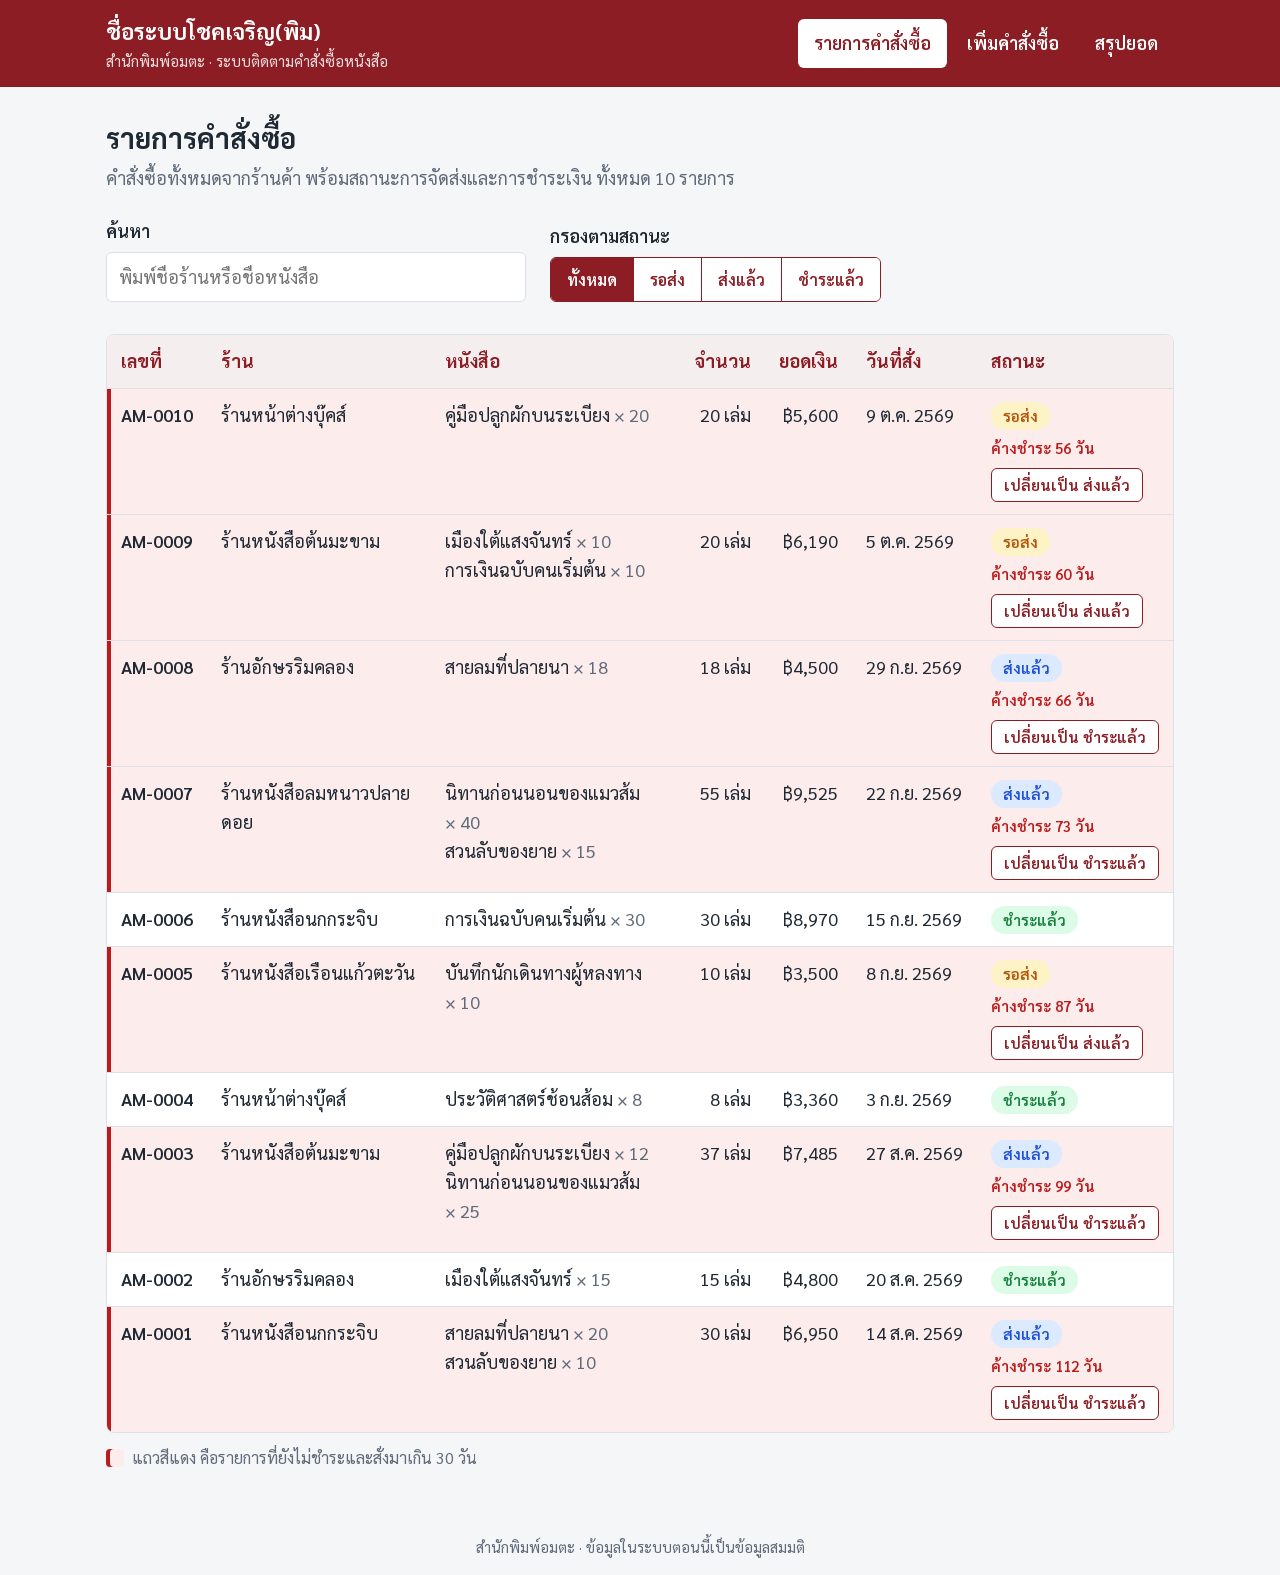
<file: index.html>
<!DOCTYPE html>
<html lang="th">
<head>
  <meta charset="UTF-8">
  <meta name="viewport" content="width=device-width, initial-scale=1.0">
  <title>รายการคำสั่งซื้อ - สำนักพิมพ์อมตะ</title>
  <link rel="stylesheet" href="style.css">
</head>
<body>
  <header class="site-header">
    <div class="header-inner">
      <div class="brand">
        <div class="brand-name">ชื่อระบบโชคเจริญ(พิม)</div>
        <div class="brand-sub">สำนักพิมพ์อมตะ · ระบบติดตามคำสั่งซื้อหนังสือ</div>
      </div>
      <nav class="main-nav">
        <a href="index.html" class="active">รายการคำสั่งซื้อ</a>
        <a href="add.html">เพิ่มคำสั่งซื้อ</a>
        <a href="summary.html">สรุปยอด</a>
      </nav>
    </div>
  </header>

  <main>
    <h1>รายการคำสั่งซื้อ</h1>
    <p class="page-desc">คำสั่งซื้อทั้งหมดจากร้านค้า พร้อมสถานะการจัดส่งและการชำระเงิน <span id="order-count"></span></p>

    <div id="message" class="alert alert-success" role="status" hidden></div>

    <div class="toolbar">
      <div class="field search-field">
        <label for="search">ค้นหา</label>
        <input id="search" type="search" placeholder="พิมพ์ชื่อร้านหรือชื่อหนังสือ" autocomplete="off">
      </div>
      <div class="filter-box">
        <div class="filter-label">กรองตามสถานะ</div>
        <div class="filter-group" role="group" aria-label="กรองตามสถานะ">
          <button type="button" data-status="all" class="active" aria-pressed="true">ทั้งหมด</button>
          <button type="button" data-status="pending" aria-pressed="false">รอส่ง</button>
          <button type="button" data-status="shipped" aria-pressed="false">ส่งแล้ว</button>
          <button type="button" data-status="paid" aria-pressed="false">ชำระแล้ว</button>
        </div>
      </div>
    </div>
    <p id="result-count" class="result-count"></p>

    <div class="table-wrap">
      <table>
        <thead>
          <tr>
            <th>เลขที่</th>
            <th>ร้าน</th>
            <th>หนังสือ</th>
            <th class="num">จำนวน</th>
            <th class="num">ยอดเงิน</th>
            <th>วันที่สั่ง</th>
            <th>สถานะ</th>
          </tr>
        </thead>
        <tbody id="orders-body"></tbody>
      </table>
    </div>

    <p class="legend-row">
      <span class="legend-swatch"></span>
      แถวสีแดง คือรายการที่ยังไม่ชำระและสั่งมาเกิน 30 วัน
    </p>
  </main>

  <footer class="site-footer">สำนักพิมพ์อมตะ · ข้อมูลในระบบตอนนี้เป็นข้อมูลสมมติ</footer>

  <script src="data.js"></script>
  <script src="orders.js"></script>
</body>
</html>
</file>
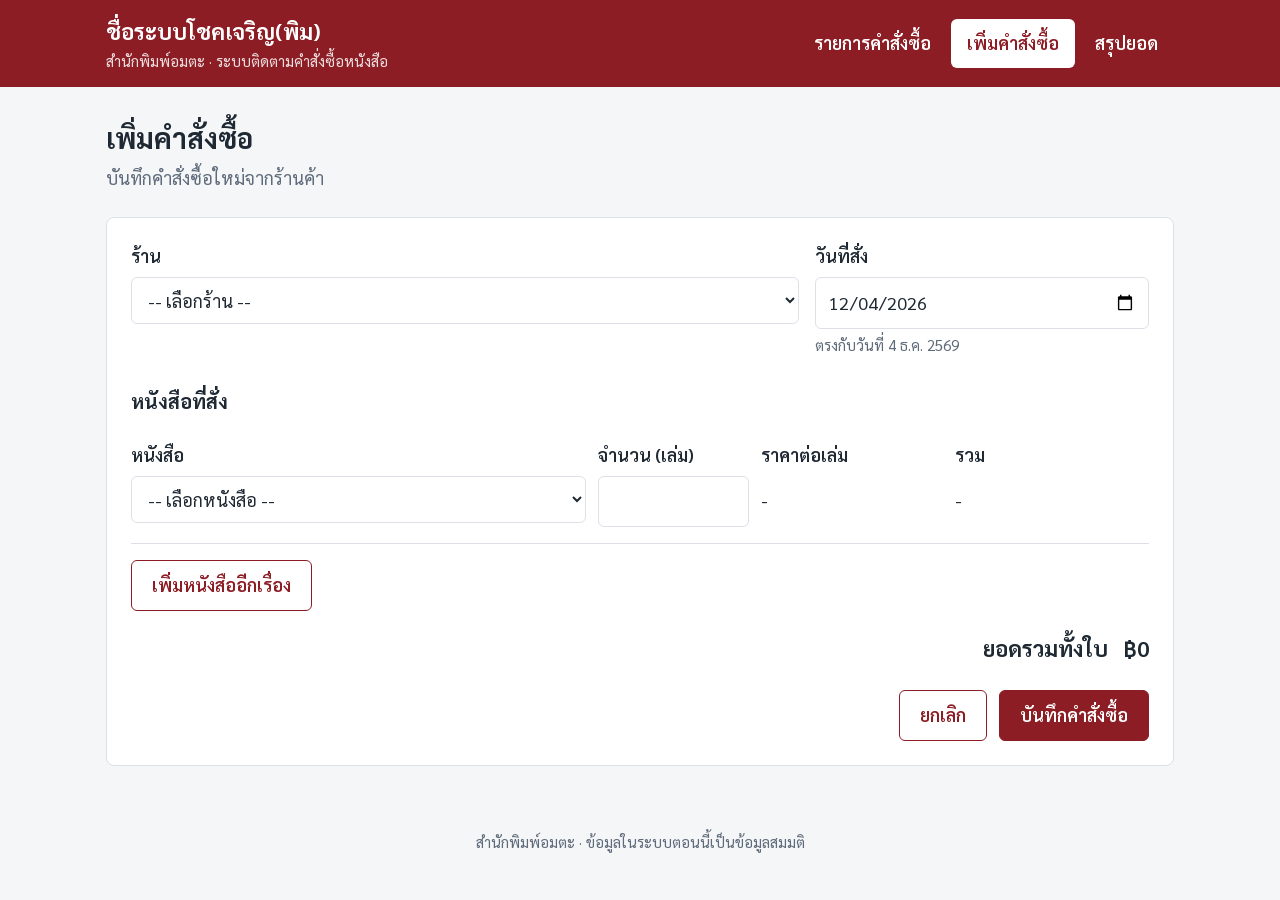
<file: add.html>
<!DOCTYPE html>
<html lang="th">
<head>
  <meta charset="UTF-8">
  <meta name="viewport" content="width=device-width, initial-scale=1.0">
  <title>เพิ่มคำสั่งซื้อ - สำนักพิมพ์อมตะ</title>
  <link rel="stylesheet" href="style.css">
</head>
<body>
  <header class="site-header">
    <div class="header-inner">
      <div class="brand">
        <div class="brand-name">ชื่อระบบโชคเจริญ(พิม)</div>
        <div class="brand-sub">สำนักพิมพ์อมตะ · ระบบติดตามคำสั่งซื้อหนังสือ</div>
      </div>
      <nav class="main-nav">
        <a href="index.html">รายการคำสั่งซื้อ</a>
        <a href="add.html" class="active">เพิ่มคำสั่งซื้อ</a>
        <a href="summary.html">สรุปยอด</a>
      </nav>
    </div>
  </header>

  <main>
    <h1>เพิ่มคำสั่งซื้อ</h1>
    <p class="page-desc">บันทึกคำสั่งซื้อใหม่จากร้านค้า</p>

    <form id="order-form" class="card" novalidate>
      <div id="form-alert" class="alert alert-error" role="alert" hidden></div>

      <div class="form-grid">
        <div class="field">
          <label for="shop">ร้าน</label>
          <select id="shop"></select>
          <div class="field-error"></div>
        </div>
        <div class="field">
          <label for="date">วันที่สั่ง</label>
          <input id="date" type="date">
          <div class="field-error"></div>
          <div id="date-hint" class="page-desc" style="margin: 4px 0 0; font-size: 15px;"></div>
        </div>
      </div>

      <h2 class="section-title">หนังสือที่สั่ง</h2>
      <div id="items"></div>

      <button type="button" id="add-item" class="btn btn-outline" style="margin-top: 16px;">เพิ่มหนังสืออีกเรื่อง</button>

      <div class="grand-total">
        <span>ยอดรวมทั้งใบ</span>
        <span id="grand-total">฿0</span>
      </div>

      <div class="form-actions">
        <a href="index.html" class="btn btn-outline" style="text-decoration: none; text-align: center;">ยกเลิก</a>
        <button type="submit" class="btn">บันทึกคำสั่งซื้อ</button>
      </div>
    </form>
  </main>

  <footer class="site-footer">สำนักพิมพ์อมตะ · ข้อมูลในระบบตอนนี้เป็นข้อมูลสมมติ</footer>

  <script src="data.js"></script>
  <script src="add.js"></script>
</body>
</html>
</file>
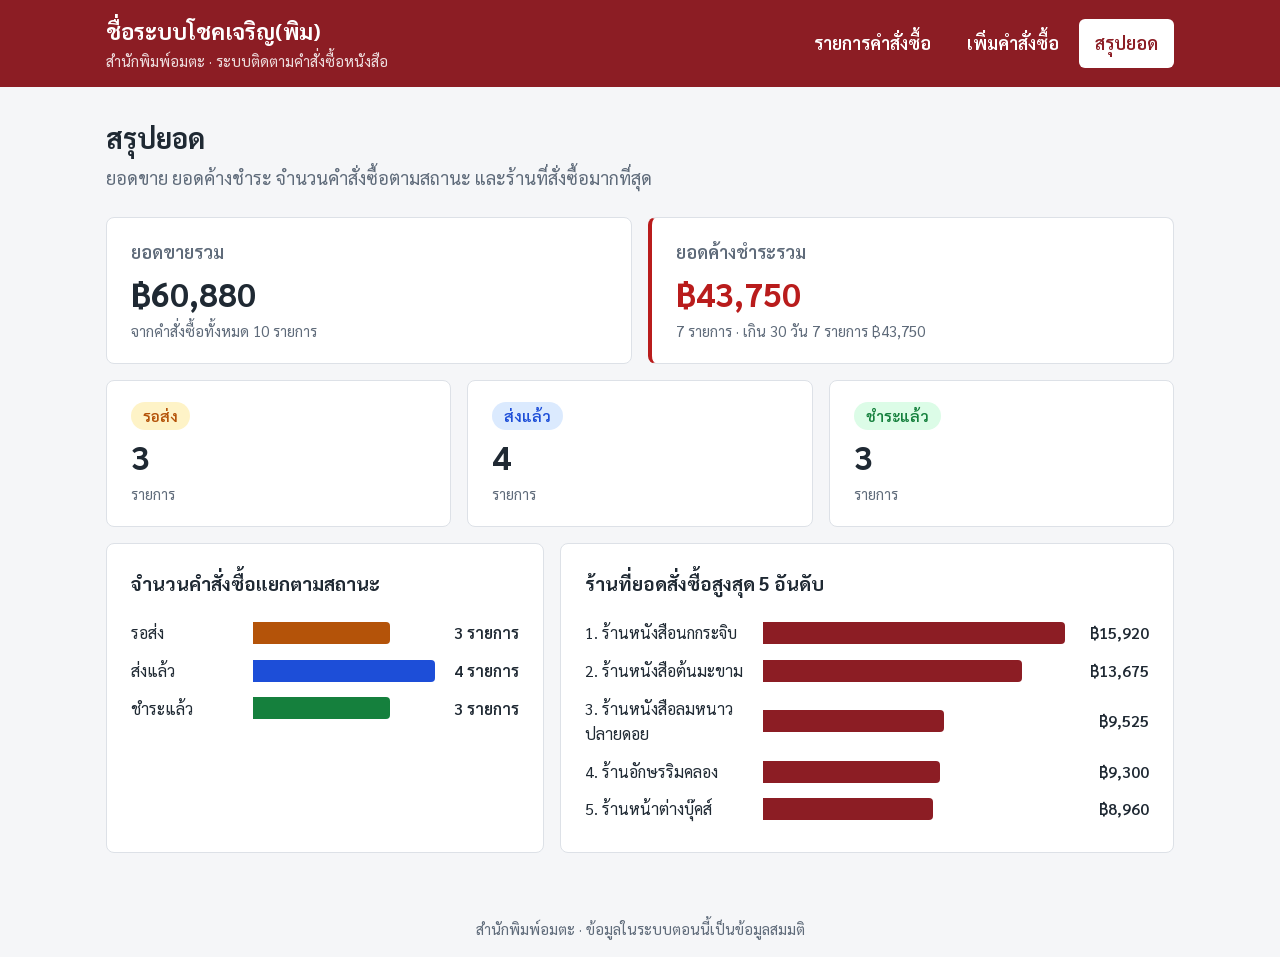
<file: summary.html>
<!DOCTYPE html>
<html lang="th">
<head>
  <meta charset="UTF-8">
  <meta name="viewport" content="width=device-width, initial-scale=1.0">
  <title>สรุปยอด - สำนักพิมพ์อมตะ</title>
  <link rel="stylesheet" href="style.css">
</head>
<body>
  <header class="site-header">
    <div class="header-inner">
      <div class="brand">
        <div class="brand-name">ชื่อระบบโชคเจริญ(พิม)</div>
        <div class="brand-sub">สำนักพิมพ์อมตะ · ระบบติดตามคำสั่งซื้อหนังสือ</div>
      </div>
      <nav class="main-nav">
        <a href="index.html">รายการคำสั่งซื้อ</a>
        <a href="add.html">เพิ่มคำสั่งซื้อ</a>
        <a href="summary.html" class="active">สรุปยอด</a>
      </nav>
    </div>
  </header>

  <main>
    <h1>สรุปยอด</h1>
    <p class="page-desc">ยอดขาย ยอดค้างชำระ จำนวนคำสั่งซื้อตามสถานะ และร้านที่สั่งซื้อมากที่สุด</p>

    <div class="stat-grid">
      <div class="card stat">
        <div class="stat-label">ยอดขายรวม</div>
        <div class="stat-value" id="total-sales">-</div>
        <div class="stat-note" id="total-sales-note"></div>
      </div>
      <div class="card stat stat-danger">
        <div class="stat-label">ยอดค้างชำระรวม</div>
        <div class="stat-value" id="unpaid-total">-</div>
        <div class="stat-note" id="unpaid-note"></div>
      </div>
    </div>

    <div class="stat-grid stat-grid-3">
      <div class="card stat">
        <div class="stat-label"><span class="badge badge-pending">รอส่ง</span></div>
        <div class="stat-value" id="count-pending">-</div>
        <div class="stat-note">รายการ</div>
      </div>
      <div class="card stat">
        <div class="stat-label"><span class="badge badge-shipped">ส่งแล้ว</span></div>
        <div class="stat-value" id="count-shipped">-</div>
        <div class="stat-note">รายการ</div>
      </div>
      <div class="card stat">
        <div class="stat-label"><span class="badge badge-paid">ชำระแล้ว</span></div>
        <div class="stat-value" id="count-paid">-</div>
        <div class="stat-note">รายการ</div>
      </div>
    </div>

    <div class="chart-grid">
      <section class="card">
        <h2 class="chart-title">จำนวนคำสั่งซื้อแยกตามสถานะ</h2>
        <div id="status-chart"></div>
      </section>
      <section class="card">
        <h2 class="chart-title">ร้านที่ยอดสั่งซื้อสูงสุด 5 อันดับ</h2>
        <div id="shop-chart"></div>
      </section>
    </div>
  </main>

  <footer class="site-footer">สำนักพิมพ์อมตะ · ข้อมูลในระบบตอนนี้เป็นข้อมูลสมมติ</footer>

  <script src="data.js"></script>
  <script src="summary.js"></script>
</body>
</html>
</file>
<file: style.css>
/* หน้าตาของทั้งเว็บ: สี ตัวอักษร ระยะห่าง */

@import url("https://fonts.googleapis.com/css2?family=Sarabun:wght@400;600;700&display=swap");

:root {
  --bg: #f5f6f8;
  --surface: #ffffff;
  --text: #1f2933;
  --muted: #5f6b7a;
  --border: #dde1e7;
  --primary: #8c1d24;
  --primary-light: #f4eeee;

  --status-pending: #b45309;
  --status-pending-bg: #fef3c7;
  --status-shipped: #1d4ed8;
  --status-shipped-bg: #dbeafe;
  --status-paid: #15803d;
  --status-paid-bg: #dcfce7;

  --danger: #b91c1c;
  --danger-bg: #fdecec;
}

* {
  box-sizing: border-box;
}

body {
  margin: 0;
  background: var(--bg);
  color: var(--text);
  font-family: "Sarabun", "Leelawadee UI", "Tahoma", sans-serif;
  font-size: 18px;
  line-height: 1.6;
}

/* แถบด้านบน */
.site-header {
  background: var(--primary);
  color: #fff;
}

.header-inner {
  max-width: 1100px;
  margin: 0 auto;
  padding: 0 16px;
  display: flex;
  align-items: center;
  justify-content: space-between;
  flex-wrap: wrap;
  gap: 8px;
}

.brand {
  padding: 14px 0;
}

.brand-name {
  font-size: 22px;
  font-weight: 700;
}

.brand-sub {
  font-size: 15px;
  opacity: 0.85;
}

/* เมนู */
.main-nav {
  display: flex;
  gap: 4px;
  flex-wrap: wrap;
}

.main-nav a {
  color: #fff;
  text-decoration: none;
  padding: 10px 16px;
  border-radius: 6px;
  font-weight: 600;
  white-space: nowrap;
}

.main-nav a:hover {
  background: rgba(255, 255, 255, 0.12);
}

.main-nav a.active {
  background: #fff;
  color: var(--primary);
}

/* เนื้อหา */
main {
  max-width: 1100px;
  margin: 0 auto;
  padding: 28px 16px 48px;
}

h1 {
  font-size: 28px;
  margin: 0 0 4px;
}

.page-desc {
  color: var(--muted);
  margin: 0 0 24px;
}

.card {
  background: var(--surface);
  border: 1px solid var(--border);
  border-radius: 8px;
  padding: 24px;
}

.placeholder {
  color: var(--muted);
  text-align: center;
  padding: 48px 24px;
}

/* ป้ายสถานะ (ใช้ในขั้นถัดไป) */
.badge {
  display: inline-block;
  padding: 2px 12px;
  border-radius: 999px;
  font-size: 15px;
  font-weight: 600;
}

.badge-pending {
  color: var(--status-pending);
  background: var(--status-pending-bg);
}

.badge-shipped {
  color: var(--status-shipped);
  background: var(--status-shipped-bg);
}

.badge-paid {
  color: var(--status-paid);
  background: var(--status-paid-bg);
}

.status-legend {
  display: flex;
  gap: 12px;
  justify-content: center;
  flex-wrap: wrap;
  margin-top: 16px;
}

/* ค้นหาและกรอง */
.toolbar {
  display: flex;
  gap: 16px 24px;
  align-items: flex-end;
  flex-wrap: wrap;
  margin-bottom: 8px;
}

.search-field {
  flex: 1 1 280px;
  max-width: 420px;
}

.filter-label {
  font-weight: 600;
  margin-bottom: 6px;
}

.filter-group {
  display: flex;
  flex-wrap: wrap;
  border: 1px solid var(--primary);
  border-radius: 6px;
  overflow: hidden;
}

.filter-group button {
  font: inherit;
  font-size: 16px;
  font-weight: 600;
  padding: 9px 16px;
  border: none;
  border-left: 1px solid var(--primary);
  background: var(--surface);
  color: var(--primary);
  cursor: pointer;
}

.filter-group button:first-child {
  border-left: none;
}

.filter-group button:hover {
  background: var(--primary-light);
}

.filter-group button.active {
  background: var(--primary);
  color: #fff;
}

.result-count {
  color: var(--muted);
  font-size: 16px;
  margin: 0 0 8px;
  min-height: 1em;
}

.empty-row {
  text-align: center;
  color: var(--muted);
  padding: 32px 16px;
}

/* ตารางรายการคำสั่งซื้อ */
.table-wrap {
  background: var(--surface);
  border: 1px solid var(--border);
  border-radius: 8px;
  overflow-x: auto;
}

table {
  width: 100%;
  border-collapse: collapse;
  min-width: 860px;
}

th,
td {
  padding: 12px 14px;
  text-align: left;
  vertical-align: top;
  border-bottom: 1px solid var(--border);
}

th {
  background: var(--primary-light);
  color: var(--primary);
  font-weight: 700;
  white-space: nowrap;
}

tbody tr:last-child td {
  border-bottom: none;
}

td.num,
th.num {
  text-align: right;
  white-space: nowrap;
}

td.nowrap {
  white-space: nowrap;
}

td.shop {
  min-width: 190px;
}

td.books {
  min-width: 230px;
}

.book-list {
  margin: 0;
  padding: 0;
  list-style: none;
}

.book-list .qty {
  color: var(--muted);
  white-space: nowrap;
}

.order-id {
  font-weight: 600;
  white-space: nowrap;
}

/* รายการที่ยังไม่ชำระและสั่งมาเกิน 30 วัน */
tr.overdue td {
  background: var(--danger-bg);
}

tr.overdue td:first-child {
  box-shadow: inset 4px 0 0 var(--danger);
}

.overdue-note {
  display: block;
  margin-top: 6px;
  color: var(--danger);
  font-size: 15px;
  font-weight: 600;
  white-space: nowrap;
}

.status-cell {
  white-space: nowrap;
}

.legend-row {
  display: flex;
  align-items: center;
  gap: 8px;
  color: var(--muted);
  font-size: 16px;
  margin: 12px 0 0;
}

.legend-swatch {
  width: 18px;
  height: 18px;
  border-radius: 4px;
  background: var(--danger-bg);
  box-shadow: inset 4px 0 0 var(--danger);
}

/* ปุ่ม */
.btn {
  font: inherit;
  font-weight: 600;
  border: 1px solid var(--primary);
  border-radius: 6px;
  padding: 10px 20px;
  cursor: pointer;
  background: var(--primary);
  color: #fff;
}

.btn:hover {
  filter: brightness(1.15);
}

.btn-outline {
  background: var(--surface);
  color: var(--primary);
}

.btn-outline:hover {
  background: var(--primary-light);
  filter: none;
}

.btn-small {
  font-size: 15px;
  padding: 4px 12px;
  margin-top: 8px;
  display: block;
}

.btn-link {
  font: inherit;
  font-size: 16px;
  border: none;
  background: none;
  color: var(--danger);
  cursor: pointer;
  padding: 6px 4px;
  text-decoration: underline;
}

/* แบบฟอร์ม */
.form-grid {
  display: grid;
  grid-template-columns: 2fr 1fr;
  gap: 16px;
}

.field label {
  display: block;
  font-weight: 600;
  margin-bottom: 6px;
}

.field input,
.field select {
  font: inherit;
  width: 100%;
  padding: 10px 12px;
  border: 1px solid var(--border);
  border-radius: 6px;
  background: var(--surface);
  color: var(--text);
}

.field input:focus,
.field select:focus {
  outline: 2px solid var(--primary);
  outline-offset: 0;
  border-color: var(--primary);
}

.field.has-error input,
.field.has-error select {
  border-color: var(--danger);
  background: var(--danger-bg);
}

.field-error {
  color: var(--danger);
  font-size: 15px;
  margin-top: 4px;
  min-height: 0;
}

.section-title {
  font-size: 20px;
  margin: 28px 0 12px;
}

.item-row {
  display: grid;
  grid-template-columns: 3fr 1fr 1.2fr 1.2fr auto;
  gap: 12px;
  align-items: start;
  padding: 12px 0;
  border-bottom: 1px solid var(--border);
}

.item-row .readonly {
  padding: 10px 0;
  white-space: nowrap;
}

.item-row .remove-cell {
  padding-top: 34px;
}

.grand-total {
  display: flex;
  justify-content: flex-end;
  align-items: baseline;
  gap: 16px;
  font-size: 22px;
  font-weight: 700;
  margin-top: 20px;
}

.form-actions {
  display: flex;
  gap: 12px;
  justify-content: flex-end;
  margin-top: 24px;
  flex-wrap: wrap;
}

.alert {
  border-radius: 6px;
  padding: 12px 16px;
  margin-bottom: 20px;
  font-weight: 600;
}

.alert-error {
  background: var(--danger-bg);
  color: var(--danger);
  border: 1px solid var(--danger);
}

.alert-success {
  background: var(--status-paid-bg);
  color: var(--status-paid);
  border: 1px solid var(--status-paid);
}

/* หน้าสรุปยอด */
.stat-grid {
  display: grid;
  grid-template-columns: repeat(2, 1fr);
  gap: 16px;
  margin-bottom: 16px;
}

.stat-grid-3 {
  grid-template-columns: repeat(3, 1fr);
}

.stat {
  padding: 20px 24px;
}

.stat-label {
  color: var(--muted);
  font-weight: 600;
}

.stat-value {
  font-size: 34px;
  font-weight: 700;
  line-height: 1.3;
  margin: 4px 0;
}

.stat-note {
  color: var(--muted);
  font-size: 15px;
}

.stat-danger {
  border-left: 4px solid var(--danger);
}

.stat-danger .stat-value {
  color: var(--danger);
}

.chart-grid {
  display: grid;
  grid-template-columns: 1fr 1.4fr;
  gap: 16px;
}

.chart-title {
  font-size: 19px;
  margin: 0 0 16px;
}

.bar-row {
  display: grid;
  grid-template-columns: minmax(110px, 1.1fr) 2fr auto;
  align-items: center;
  gap: 12px;
  padding: 6px 0;
}

.bar-label {
  font-size: 16px;
}

.bar-track {
  height: 22px;
}

.bar-fill {
  height: 100%;
  min-width: 2px;
  border-radius: 0 4px 4px 0;
}

.bar-value {
  font-size: 16px;
  font-weight: 600;
  text-align: right;
  white-space: nowrap;
  min-width: 72px;
}

.bar-row:hover .bar-fill {
  filter: brightness(1.2);
}

[hidden] {
  display: none !important;
}

.site-footer {
  text-align: center;
  color: var(--muted);
  font-size: 15px;
  padding: 16px;
}

/* จอมือถือ */
@media (max-width: 640px) {
  body {
    font-size: 17px;
  }

  .header-inner {
    flex-direction: column;
    align-items: stretch;
    padding-bottom: 10px;
  }

  .main-nav a {
    flex: 1;
    text-align: center;
    padding: 10px 6px;
  }

  h1 {
    font-size: 24px;
  }

  .card {
    padding: 16px;
  }

  .search-field,
  .filter-box {
    flex-basis: 100%;
    max-width: none;
  }

  .filter-group button {
    flex: 1;
    padding: 9px 4px;
  }

  .form-grid,
  .stat-grid,
  .chart-grid {
    grid-template-columns: 1fr;
  }

  .stat-grid-3 {
    grid-template-columns: repeat(3, 1fr);
    gap: 8px;
  }

  .stat-grid-3 .stat {
    padding: 12px;
    text-align: center;
  }

  .stat-value {
    font-size: 28px;
  }

  .bar-row {
    grid-template-columns: 1fr auto;
    gap: 4px 12px;
  }

  .bar-track {
    grid-column: 1 / -1;
    grid-row: 2;
  }

  .item-row {
    grid-template-columns: 1fr 1fr;
  }

  .item-row .field-book {
    grid-column: 1 / -1;
  }

  .item-row .remove-cell {
    padding-top: 0;
    grid-column: 1 / -1;
    text-align: right;
  }

  .form-actions .btn {
    flex: 1;
  }
}
</file>
